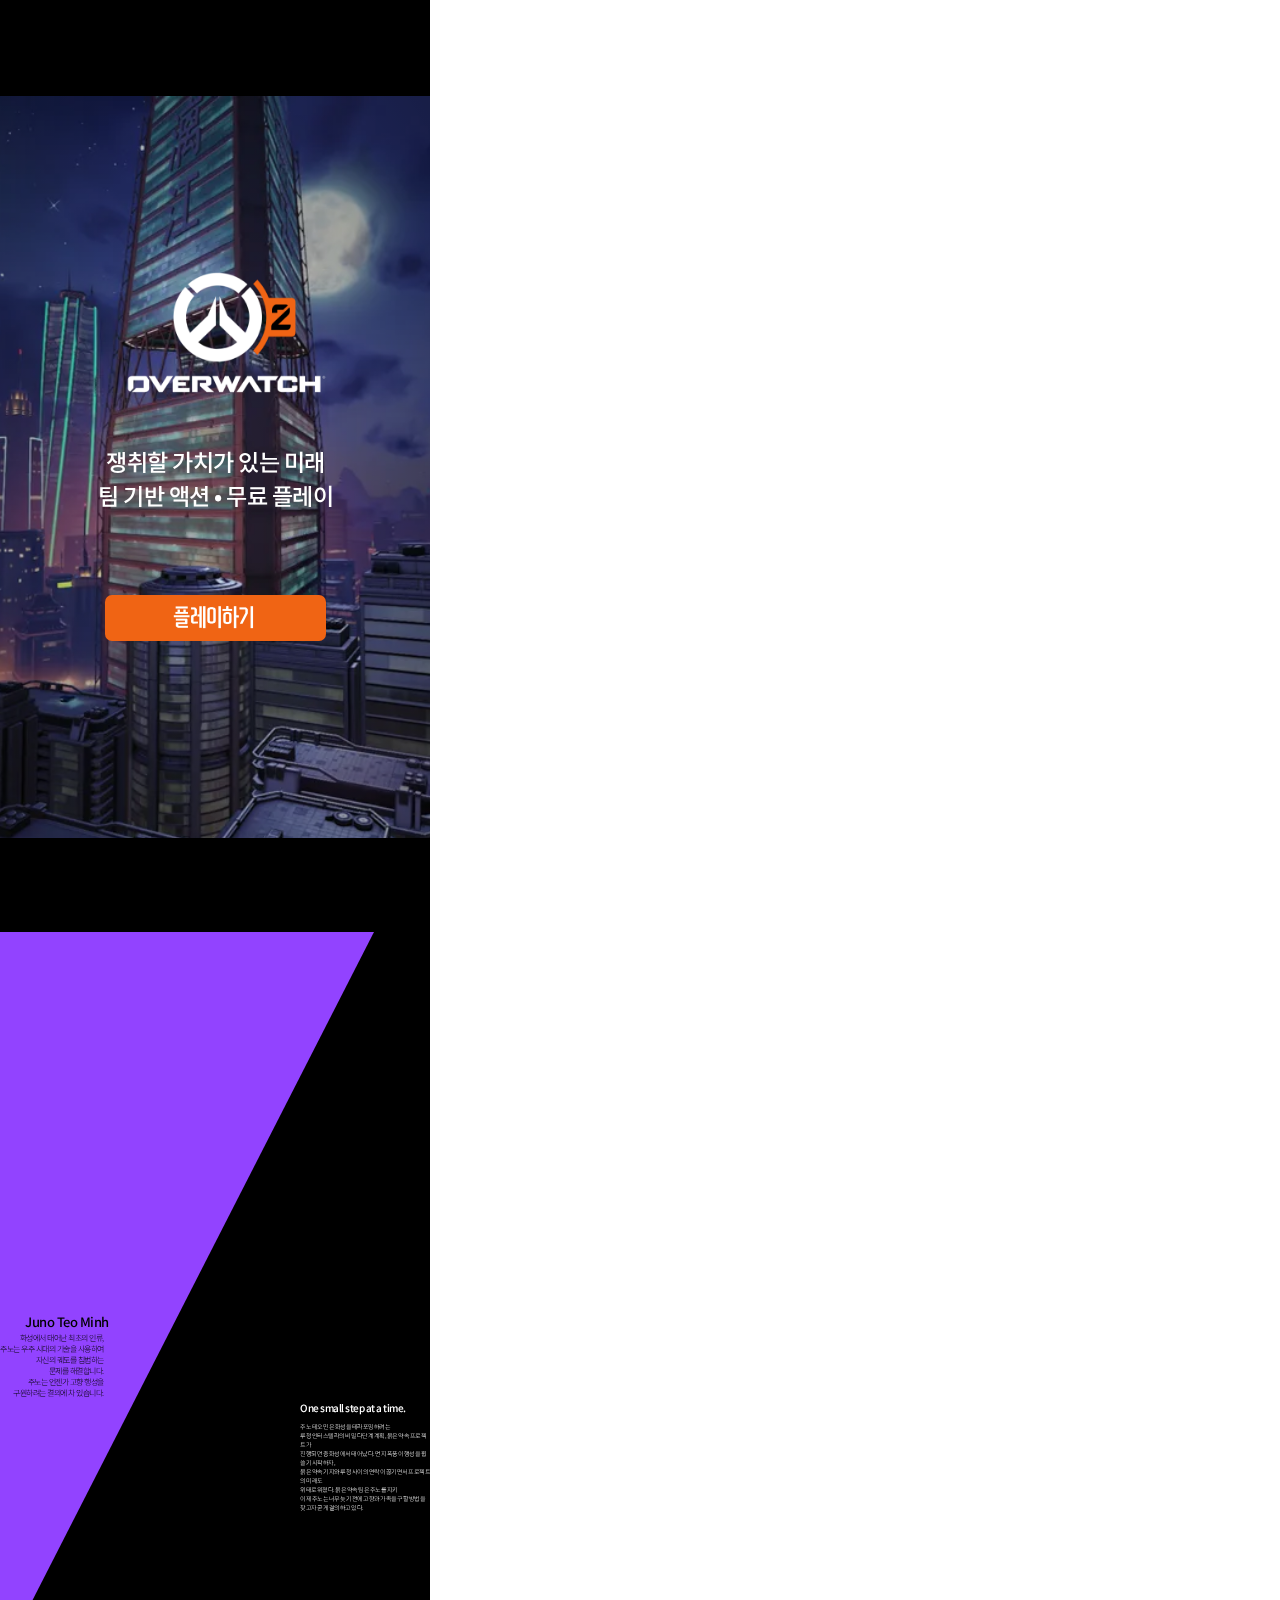
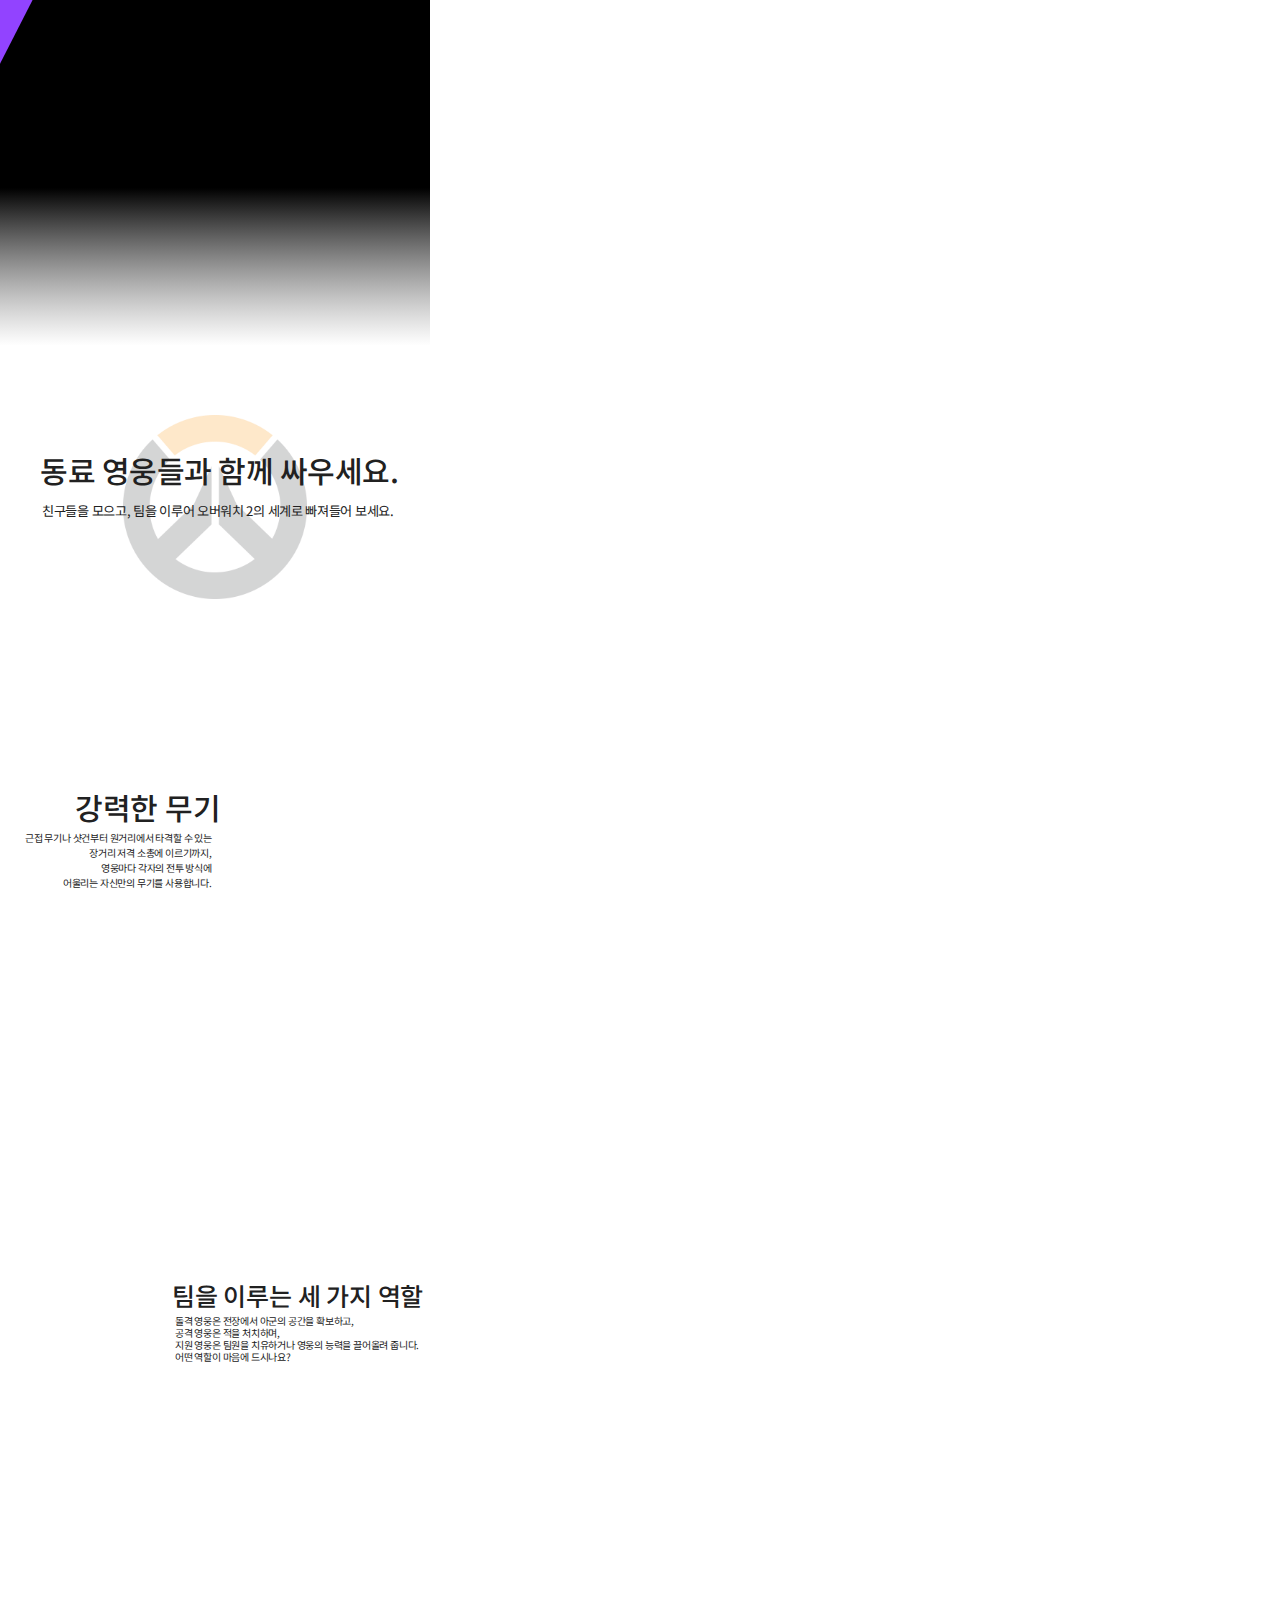
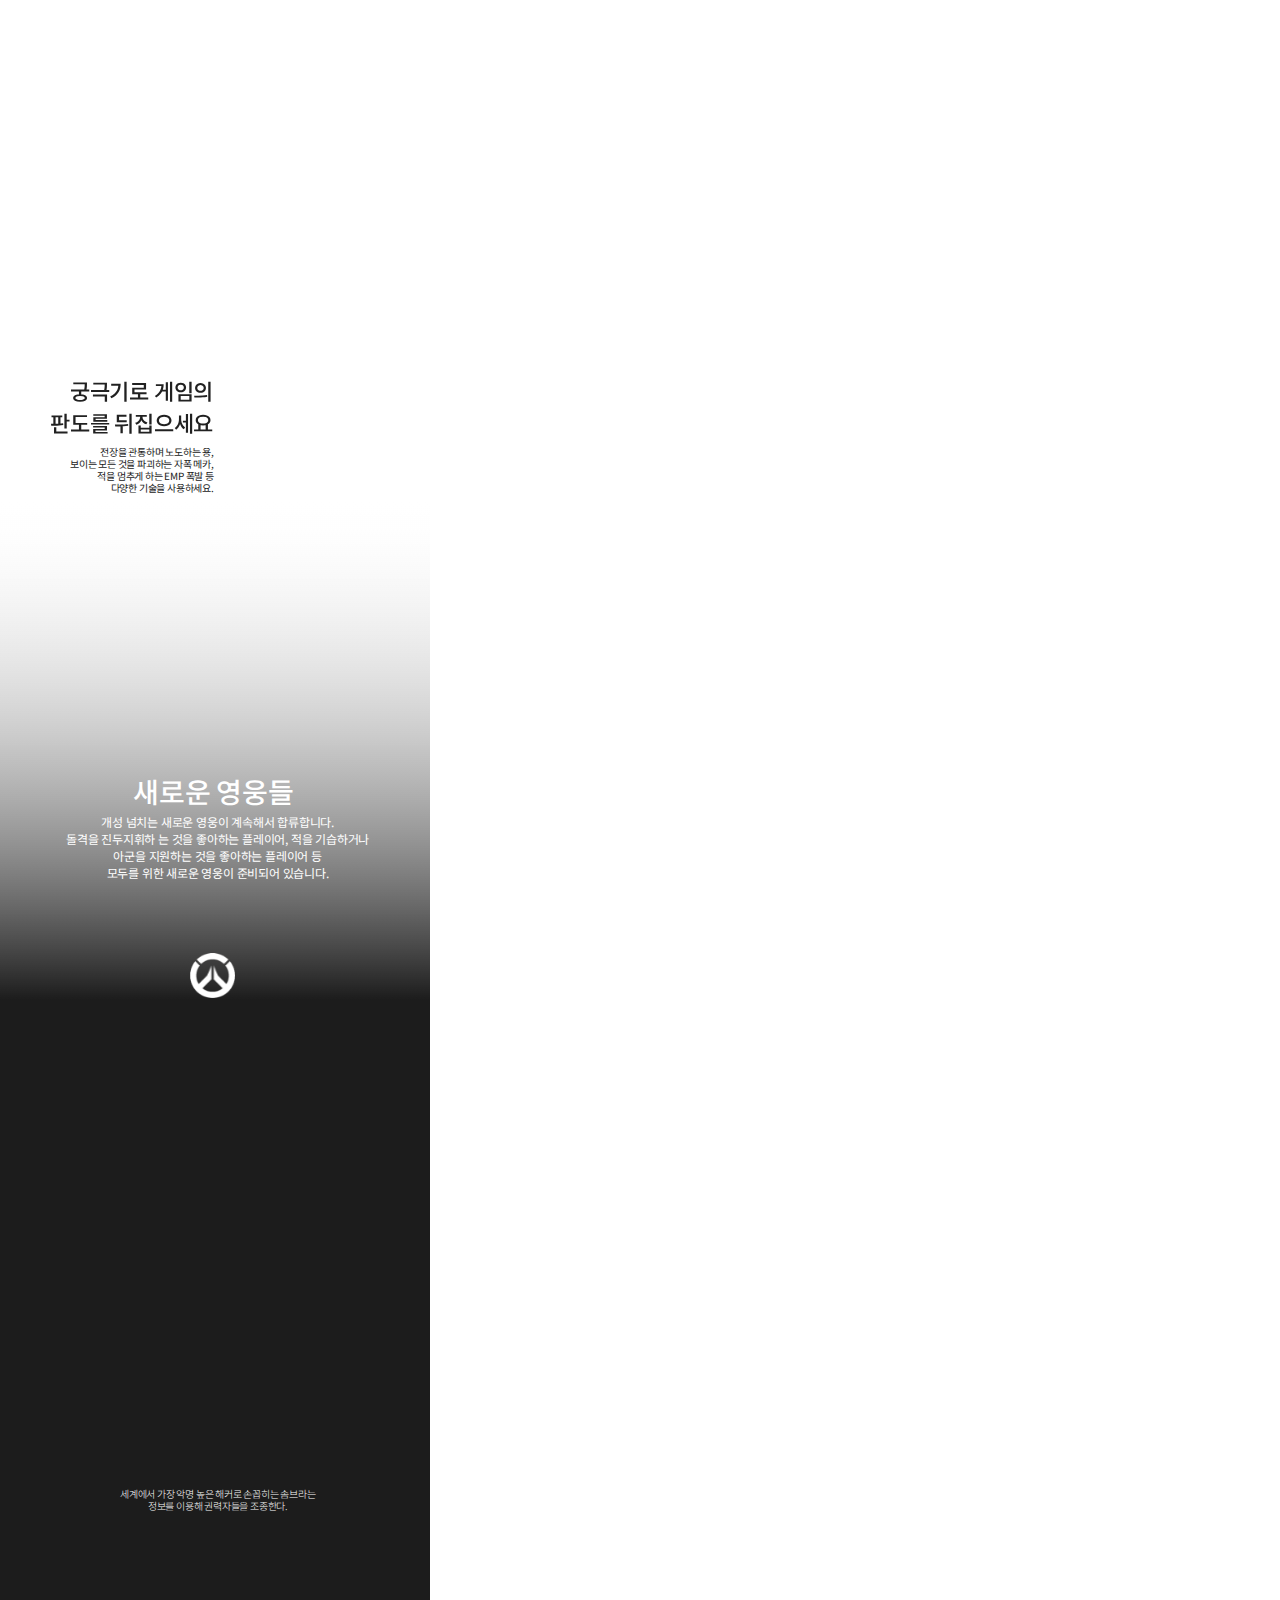
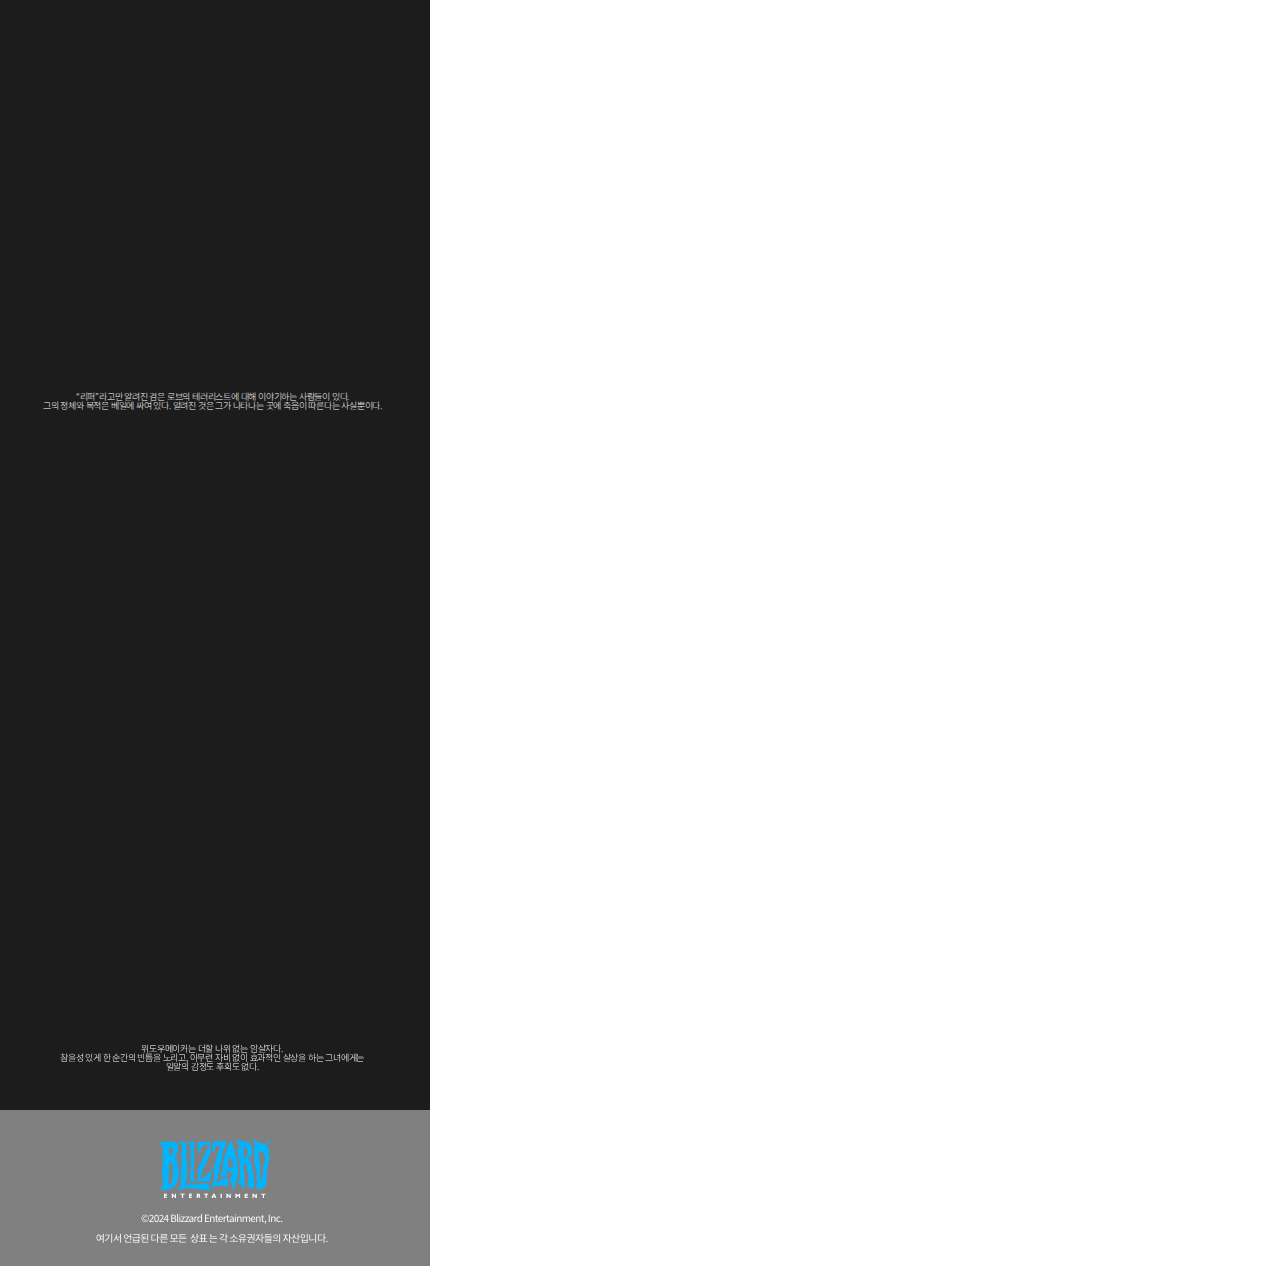
<file: sub.html>
<!DOCTYPE html>
<html lang="en">
<head>
    <meta charset="UTF-8">
    <meta name="viewport" content="width=device-width, initial-scale=1.0">
    <link rel="preconnect" href="https://fonts.googleapis.com">
<link rel="preconnect" href="https://fonts.gstatic.com" crossorigin>
<link href="https://fonts.googleapis.com/css2?family=Noto+Sans+KR:wght@100..900&display=swap" rel="stylesheet">
<link href="https://unpkg.com/aos@2.3.1/dist/aos.css" rel="stylesheet">
    <title>오버워치</title>
    
    <link rel="stylesheet" href="style.css">
</head>
<body>
    <div class="bo1">
            <img src="img/rogo1.png" alt="" class="pic1" data-aos="fade-down">
            <img src="img/button1.png" alt="" class="pic2" data-aos="fade-down"> 
            <div class="p1" data-aos="fade-down">
                쟁취할 가치가 있는 미래 <br>
               팀 기반 액션 • 무료 플레이
            </div>
    </div>
    <div class="bo2">
        <div class="p" data-aos="fade-down">
            신규영웅
        </div>
        <img src="img/pic4.png" alt="" class="pic1" data-aos="fade-down">
        <img src="img/pic3.png" alt="" class="pic2" data-aos="fade-down">
        <div class="tit1">
            Juno Teo Minh
        </div>
        <div class="tit2">
            One small step at a time.
        </div>
        <div class="p1">
            화성에서 태어난 최초의 인류, <br>
            주노는 우주 시대의 기술을 사용하여 <br>
            자신의 궤도를 침범하는 <br>
            문제를 해결합니다. <br>
            주노는 언젠가 고향 행성을 <br>
            구원하려는 결의에 차 있습니다.
        </div>
        <div class="p2">
            주노 테오 민은 화성을 테라포밍하려는 <br>
            루청 인터스텔라의 비밀 다단계 계획, 붉은 약속 프로젝트가 <br>
            진행되던 중 화성에서 태어났다. 먼지 폭풍이 행성을 휩쓸기 시작하자,<br>
             붉은 약속 기지와 루청 사이의 연락이 끊기면서 프로젝트의 미래도 <br>
            위태로워졌다. 붉은 약속 팀은 주노를 지키<br>
            이제 주노는 너무 늦기 전에 고향과 가족을 구할 방법을 <br>
            찾고자 굳게 결의하고 있다.
        </div>
    </div>
    <div class="bo3">
        <div class="tit">
            동료 영웅들과 함께 싸우세요.
        </div>
        <div class="p">
            친구들을 모으고, 팀을 이루어 오버워치 2의 세계로 빠져들어 보세요.
        </div>
    </div>
    <div class="bo4">
        <div class="tit">
            강력한 무기
        </div>
        <div class="p">
            근접 무기나 샷건부터 원거리에서 타격할 수 있는 <br>
            장거리 저격 소총에 이르기까지, <br>
            영웅마다 각자의 전투 방식에 <br>
            어울리는 자신만의 무기를 사용합니다.
        </div>
        <img src="img/pic6.png" alt="" class="pic" data-aos="fade-down">
    </div>
    <div class="bo5">
        <div class="tit">
            팀을 이루는 세 가지 역할
        </div>
        <div class="p">
            돌격 영웅은 전장에서 아군의 공간을 확보하고, <br>
            공격 영웅은 적을 처치하며, <br>
            지원 영웅은 팀원을 치유하거나 영웅의 능력을 끌어올려 줍니다.<br>
            어떤 역할이 마음에 드시나요?
        </div>
        <img src="img/pic7.png" alt="" class="pic" data-aos="fade-down">
    </div>
    <div class="bo6">
        <div class="tit">
            궁극기로 게임의 <br>
            판도를 뒤집으세요
        </div>
        <div class="p">
            전장을 관통하며 노도하는 용, <br>
             보이는 모든 것을 파괴하는 자폭 메카, <br>
            적을 멈추게 하는 EMP 폭발 등 <br>
            다양한 기술을 사용하세요.
        </div>
        <img src="img/pic8.png" alt="" class="pic" data-aos="fade-down">
    </div>
    <div class="bo7">
        <img src="img/pic9.png" alt="" class="pic">
        <div class="tit">
            새로운 영웅들
        </div>
        <div class="p">
            개성 넘치는 새로운 영웅이 계속해서 합류합니다. <br>
            돌격을 진두지휘하 는 것을 좋아하는 플레이어, 적을 기습하거나<br> 
            아군을 지원하는 것을 좋아하는 플레이어 등<br>
            모두를 위한 새로운 영웅이 준비되어 있습니다.
        </div>
    </div>
    <div class="bo8">
        <div class="p">
            세계에서 가장 악명 높은 해커로 손꼽히는 솜브라는 <br>
            정보를 이용해 권력자들을 조종한다.
        </div>
        <img src="img/pic10.png" alt="" class="pic1" data-aos="fade-up">
        <img src="img/pic11.png" alt="" class="pic2" data-aos="fade-down">
        <img src="img/pic12.png" alt="" class="pic3" data-aos="fade-down">
    </div>
    <div class="bo9">
        <div class="p">
            “리퍼”라고만 알려진 검은 로브의 테러리스트에 대해 이야기하는 사람들이 있다. <br>
            그의 정체와 목적은 베일에 싸여 있다. 알려진 것은 그가 나타나는 곳에 죽음이 따른다는 사실뿐이다.
        </div>
        <img src="img/pic13.png" alt="" class="pic1" data-aos="fade-up">
        <img src="img/pic14.png" alt="" class="pic2" data-aos="fade-down">
        <img src="img/pic15.png" alt="" class="pic3" data-aos="fade-down">
    </div>
    <div class="bo10">
        <div class="p">
            위도우메이커는 더할 나위 없는 암살자다. <br>
 참을성 있게 한 순간의 빈틈을 노리고, 아무런 자비 없이 효과적인 살상을 하는 그녀에게는 <br>
일말의 감정도 후회도 없다.
        </div>
        <img src="img/pic16.png" alt="" class="pic1" data-aos="fade-up">
        <img src="img/pic17.png" alt="" class="pic2" data-aos="fade-down">
        <img src="img/pic18.png" alt="" class="pic3" data-aos="fade-down">
    </div>
    <div class="bo11">
        <img src="img/pic19.png" alt="" class="pic1">
        <img src="img/pic20.png" alt="" class="pic2">
    </div>
    <script src="https://unpkg.com/aos@2.3.1/dist/aos.js"></script>
    <script>
        AOS.init();
    </script>
</body>
</html>
</file>
<file: style.css>
@import url('https://fonts.googleapis.com/css2?family=Noto+Sans+KR:wght@100..900&display=swap');

*{
    margin: 0;
    padding: 0;
    text-decoration: none;
    list-style-type: none;
}

video{
    position: fixed;
    right: 0;
    bottom: 0;
    min-width: 100%;
    min-height: 100%;
    z-index: 1;
}

.front{
    background-color: black;
    opacity: 0.5;
    position: fixed;
    right: 0;
    bottom: 0;
    min-width: 100%;
    min-height: 100%;
    z-index: 2;
    background: radial-gradient(
        rgba(158, 158, 158, 0.096),
        rgba(0, 0, 0, 0.88)
    );
}

.wrap{
    position: fixed;
    right: 0;
    bottom: 0;
    min-width: 100%;
    min-height: 100%;
    z-index: 3;
}
.box01{
    width: 100%;
    padding-top: 150px;
    text-align: center;
}
.box02{
    width: 100%;
    padding-top: 30px;
    text-align: center;
    
}
.box03{
    width: 100%;
    padding-top: 430px;
    text-align: center;
}
.box04{
    width: 100%;
    padding-top: 50px;
    text-align: center;
}
/* sub 페이지 */
.bo1{
    background-image: url(img/bg1.png);
    width: 430px;
    height: 932px;
    position: relative;
}
.bo1 > .pic1 {
    position: absolute;
    width: 317px;
    height: 163px;
    left: 68px;
    top: 253px;
}
.bo1 > .pic2 {
    position: absolute;
    width: 221px;
    height: 46px;
    left:105px;
    top: 595px;
}
.bo1 >.p1{
    position: absolute;
    text-align: center;
    font-family: "Noto Sans KR", sans-serif;
    font-size: 23px;
    font-weight: 500;
    letter-spacing: -0.5px;
    top: 444px;
    left: 98px;
    color: white;   
}
.bo2 {
    position: relative;
    background-image: url(img/bg2.png);
    width: 430px;
    height: 856px;
}
.bo2 >.pic1 {
    position: absolute;
    width: 198px;
    height: 256px;
    top: 62px;
    left: 110px;
}
.bo2 >.pic2{
    position: absolute;
    width: 314px;
    height: 486px;
    left: 58px;
    top: 230px;
}
.bo2 > .p {
    position: absolute;
    text-align: center;
    font-family: "Noto Sans KR", sans-serif;
    font-size: 23px;
    font-weight: 500;
    letter-spacing: -0.5px;
    top: 40px;
    left: 163px;
    color: black; 
}
.bo2 >.tit1 {
    position: absolute;
    text-align: center;
    font-family: "Noto Sans KR", sans-serif;
    font-size: 13px;
    font-weight: 500;
    letter-spacing: -0.5px;
    top: 380px;
    left: 25px;
    color: black;
}
.bo2 >.p1 {
    position: absolute;
    text-align: right;
    font-family: "Noto Sans KR", sans-serif;
    font-size: 8px;
    font-weight: 300;
    letter-spacing: -0.5px;
    top: 400px;
    color: black;
}
.bo2 >.tit2 {
    position: absolute;
    text-align: center;
    font-family: "Noto Sans KR", sans-serif;
    font-size: 10px;
    font-weight: 500;
    letter-spacing: -0.5px;
    top: 468px;
    left: 300px;
    color: white;
}
.bo2 >.p2 {
    position: absolute;
    text-align: left;
    font-family: "Noto Sans KR", sans-serif;
    font-size: 6px;
    font-weight: 300;
    letter-spacing: -0.5px;
    top: 490px;
    left:300px;
    color: white;
}
.bo3 {
    position: relative;
    background-image: url(img/bg3.png);
    width: 430px;
    height: 477px;
}
.bo3 > .tit{
    position: absolute;
    text-align: center;
    font-family: "Noto Sans KR", sans-serif;
    font-size: 30px;
    font-weight: 500;
    letter-spacing: -0.5px;
    color: rgb(33, 33, 33);
    top: 260px;
    left: 40px;
}
.bo3 > .p{
    position: absolute;
    text-align: center;
    font-family: "Noto Sans KR", sans-serif;
    font-size: 13.2px;
    font-weight: 400;
    letter-spacing: -0.3px;
    color: rgb(33, 33, 33);
    top: 313px;
    left: 42px;
}
.bo4 {
    position: relative;
    background-color: white;
    width: 430px;
    height: 432px;
}
.bo4 > .tit{
    position: absolute;
    text-align: center;
    font-family: "Noto Sans KR", sans-serif;
    font-size: 30px;
    font-weight: 500;
    letter-spacing: -0.3px;
    color: rgb(33, 33, 33);
    top: 120px;
    left: 75px;
}
.bo4 > .pic{
    position: absolute;
    width: 263px;
    height: 377px;
    left: 166px;
    top: 100px;
}
.bo4 > .p{
    position: absolute;
    text-align: right;
    font-family: "Noto Sans KR", sans-serif;
    font-size: 10px;
    font-weight: 400;
    letter-spacing: -0.2px;
    color: rgb(33, 33, 33);
    top: 165px;
    left: 25px;
}
.bo5 {
    position: relative;
    background-color: white;
    width: 430px;
    height: 599px;
}
.bo5 > .pic{
    position: absolute;
    width: 364px;
    height: 370px;
    left: -39px;
    top: 180px;
}
.bo5 > .tit{
    position: absolute;
    text-align: center;
    font-family: "Noto Sans KR", sans-serif;
    font-size: 25px;
    font-weight: 500;
    letter-spacing: -0.2px;
    color: rgb(33, 33, 33);
    top: 180px;
    left: 172px;
}
.bo5 > .p{
    position: absolute;
    text-align: left;
    font-family: "Noto Sans KR", sans-serif;
    font-size: 10px;
    font-weight: 400;
    letter-spacing: -0.2px;
    line-height: 1.2;
    color: rgb(33, 33, 33);
    top: 218px;
    left: 175px;
}
.bo6 {
    position: relative;
    background-color: white;
    width:430px ;
    height: 397px;
}
.bo6 > .pic{
    position: absolute;
    width: 306px;
    height: 312px;
    left: 120px;
    top: 135px;
}
.bo6 > .tit{
    position: absolute;
    text-align: right;
    font-family: "Noto Sans KR", sans-serif;
    font-size: 22px;
    font-weight: 500;
    letter-spacing: -0.2px;
    color: rgb(33, 33, 33);
    top: 278px;
    left: 50px;
    z-index: 1;
}
.bo6 > .p{
    position: absolute;
    text-align: right;
    font-family: "Noto Sans KR", sans-serif;
    font-size: 10px;
    font-weight: 400;
    letter-spacing: -0.2px;
    line-height: 1.2;
    color: rgb(33, 33, 33);
    top: 350px;
    left: 70px;
}
.bo7 {
    position: relative;
    background-image: url(img/bg4.png);
    width: 430px;
    height: 507px;
}
.bo7 > .tit{
    position: absolute;
    text-align: center;
    font-family: "Noto Sans KR", sans-serif;
    font-size: 28px;
    font-weight: 500;
    letter-spacing: -0.2px;
    color: rgb(255, 255, 255);
    top: 278px;
    left: 133px;
}
.bo7 > .p{
    position: absolute;
    text-align: center;
    font-family: "Noto Sans KR", sans-serif;
    font-size: 12px;
    font-weight: 400;
    letter-spacing: -0.2px;
    color: rgb(255, 255, 255);
    top: 320px;
    left: 66px;
}
.bo7 > .pic{
    position: absolute;
    width: 45px;
    height: 45px;
    top: 460px;
    left: 190px;
}
.bo8 {
    position: relative;
    background-color: #1C1C1C;
    width: 430px;
    height: 512px;
}
.bo8 > .pic1{
    position: absolute;
    left: 330px;
    top: 130px;
}
.bo8 > .pic2{
    position: absolute;
    top: 200px;
}
.bo8 > .pic3{
    position: absolute;
    top: 200px;
    left: 80px;
}
.bo8 > .p {
    position: absolute;
    text-align: center;
    font-family: "Noto Sans KR", sans-serif;
    font-size: 10px;
    font-weight: 300;
    letter-spacing: -0.2px;
    line-height: 1.2;
    color: rgb(255, 255, 255);
    top: 488px;
    left: 120px;
    z-index: 1;
}
.bo9 {
    position: relative;
    background-color: #1C1C1C;
    width: 430px;
    height: 512px;
}
.bo9 > .pic1{
    position: absolute;
    left: 330px;
    top: 130px;
}
.bo9 > .pic2{
    position: absolute;
    top: 200px;
}
.bo9 > .pic3{
    position: absolute;
    top: 180px;
    left: 50px;
}
.bo9 > .p {
    position: absolute;
    text-align: center;
    font-family: "Noto Sans KR", sans-serif;
    font-size: 9px;
    font-weight: 300;
    letter-spacing: -0.2px;
    line-height: 1;
    color: rgb(255, 255, 255);
    top: 480px;
    left: 43px;
    z-index: 1;
}
.bo10 {
    position: relative;
    background-color: #1C1C1C;
    width: 430px;
    height: 686px;
}
.bo10 > .pic1{
    position: absolute;
    left: 330px;
    top: 130px;
}
.bo10 > .pic2{
    position: absolute;
    top: 200px;
    z-index: 3;
}
.bo10 > .pic3{
    position: absolute;
    top: 180px;
    left: 60px;
}
.bo10 > .p {
    position: absolute;
    text-align: center;
    font-family: "Noto Sans KR", sans-serif;
    font-size: 9px;
    font-weight: 300;
    letter-spacing: -0.2px;
    line-height: 1;
    color: rgb(255, 255, 255);
    top: 620px;
    left: 60px;
    z-index: 1;
}
.bo11{position: relative;
    background-color: gray;
    height: 156px;
    width: 430px;
}
.bo11 > .pic1{
    position: absolute;
    top: 30px;
    left: 160px;
}
.bo11 > .pic2{
    position: absolute;
    top: 100px;
    left: 22px;
}
</file>
